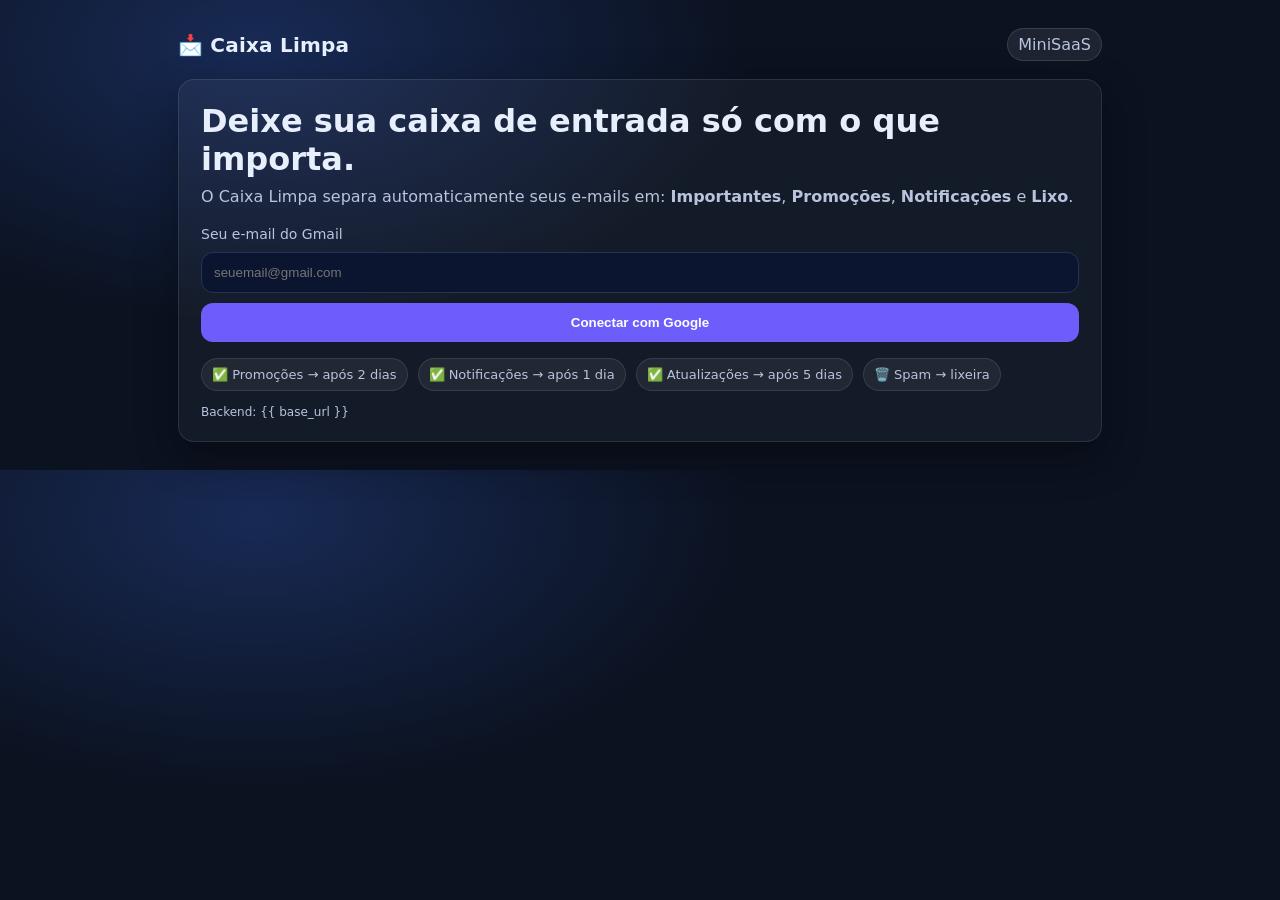
<file: templates/index.html>
<!doctype html>
<html lang="pt-br">
<head>
  <meta charset="utf-8"/>
  <meta name="viewport" content="width=device-width,initial-scale=1"/>
  <title>Caixa Limpa</title>
  <link rel="stylesheet" href="/static/style.css"/>
</head>
<body>
  <div class="wrap">
    <header class="top">
      <div class="logo">📩 Caixa Limpa</div>
      <div class="badge">MiniSaaS</div>
    </header>

    <main class="card">
      <h1>Deixe sua caixa de entrada só com o que importa.</h1>
      <p class="sub">
        O Caixa Limpa separa automaticamente seus e-mails em:
        <b>Importantes</b>, <b>Promoções</b>, <b>Notificações</b> e <b>Lixo</b>.
      </p>

      <form class="form" method="get" action="/auth/login">
        <label>Seu e-mail do Gmail</label>
        <input name="email" type="email" placeholder="seuemail@gmail.com" required />
        <button type="submit">Conectar com Google</button>
      </form>

      <div class="info">
        <div class="pill">✅ Promoções → após 2 dias</div>
        <div class="pill">✅ Notificações → após 1 dia</div>
        <div class="pill">✅ Atualizações → após 5 dias</div>
        <div class="pill">🗑️ Spam → lixeira</div>
      </div>

      <footer class="foot">
        <span>Backend: {{ base_url }}</span>
      </footer>
    </main>
  </div>
</body>
</html>
</file>
<file: static/style.css>
:root{
  --bg:#0b1220;
  --card:#0f1b33;
  --text:#e7eefc;
  --muted:#b8c4dd;
  --line:#243456;
  --btn:#6d5efc;
  --btn2:#1dd1a1;
}

*{box-sizing:border-box}
body{
  margin:0;
  font-family: system-ui, -apple-system, Segoe UI, Roboto, Arial;
  background: radial-gradient(900px 500px at 20% 10%, #182a55 0%, var(--bg) 55%);
  color:var(--text);
}
.wrap{max-width:980px;margin:0 auto;padding:28px;}
.top{display:flex;justify-content:space-between;align-items:center;margin-bottom:18px;}
.logo{font-weight:800;font-size:20px;letter-spacing:.2px}
.badge{
  background: rgba(255,255,255,.08);
  border:1px solid rgba(255,255,255,.12);
  padding:6px 10px;border-radius:999px;color:var(--muted);
}
.card{
  background: rgba(255,255,255,.04);
  border:1px solid rgba(255,255,255,.10);
  border-radius:16px;
  padding:22px;
  box-shadow: 0 15px 40px rgba(0,0,0,.35);
}
h1{margin:0 0 8px 0}
.sub{margin:0 0 18px 0;color:var(--muted);line-height:1.4}
.form{display:flex;flex-direction:column;gap:10px;margin:14px 0 16px}
label{color:var(--muted);font-size:14px}
input{
  width:100%;
  padding:12px 12px;
  border-radius:12px;
  border:1px solid var(--line);
  background:#0b1530;
  color:var(--text);
  outline:none;
}
button{
  padding:12px 14px;
  border:0;
  border-radius:12px;
  background: var(--btn);
  color:white;
  font-weight:700;
  cursor:pointer;
}
button:hover{filter:brightness(1.05)}
.info{display:flex;flex-wrap:wrap;gap:10px;margin-top:10px}
.pill{
  padding:8px 10px;
  border-radius:999px;
  background: rgba(255,255,255,.06);
  border:1px solid rgba(255,255,255,.10);
  color:var(--muted);
  font-size:13px;
}
.foot{margin-top:14px;color:var(--muted);font-size:12px}
.grid{display:grid;grid-template-columns:repeat(2,minmax(0,1fr));gap:12px;margin-top:12px}
.box{
  border:1px solid rgba(255,255,255,.10);
  border-radius:14px;
  padding:14px;
  background: rgba(0,0,0,.10);
}
.box h3{margin:0 0 8px 0}
.actions{display:flex;gap:10px;flex-wrap:wrap;margin-top:16px}
.link{
  padding:10px 12px;
  border-radius:12px;
  border:1px solid rgba(255,255,255,.12);
  text-decoration:none;
  color:var(--text);
}
.btn{
  padding:10px 12px;
  border-radius:12px;
  background: var(--btn2);
  text-decoration:none;
  color:#062218;
  font-weight:800;
}
.hint{margin-top:14px;color:var(--muted);font-size:13px;line-height:1.4}
@media (max-width: 640px){
  .grid{grid-template-columns:1fr}
}
</file>
